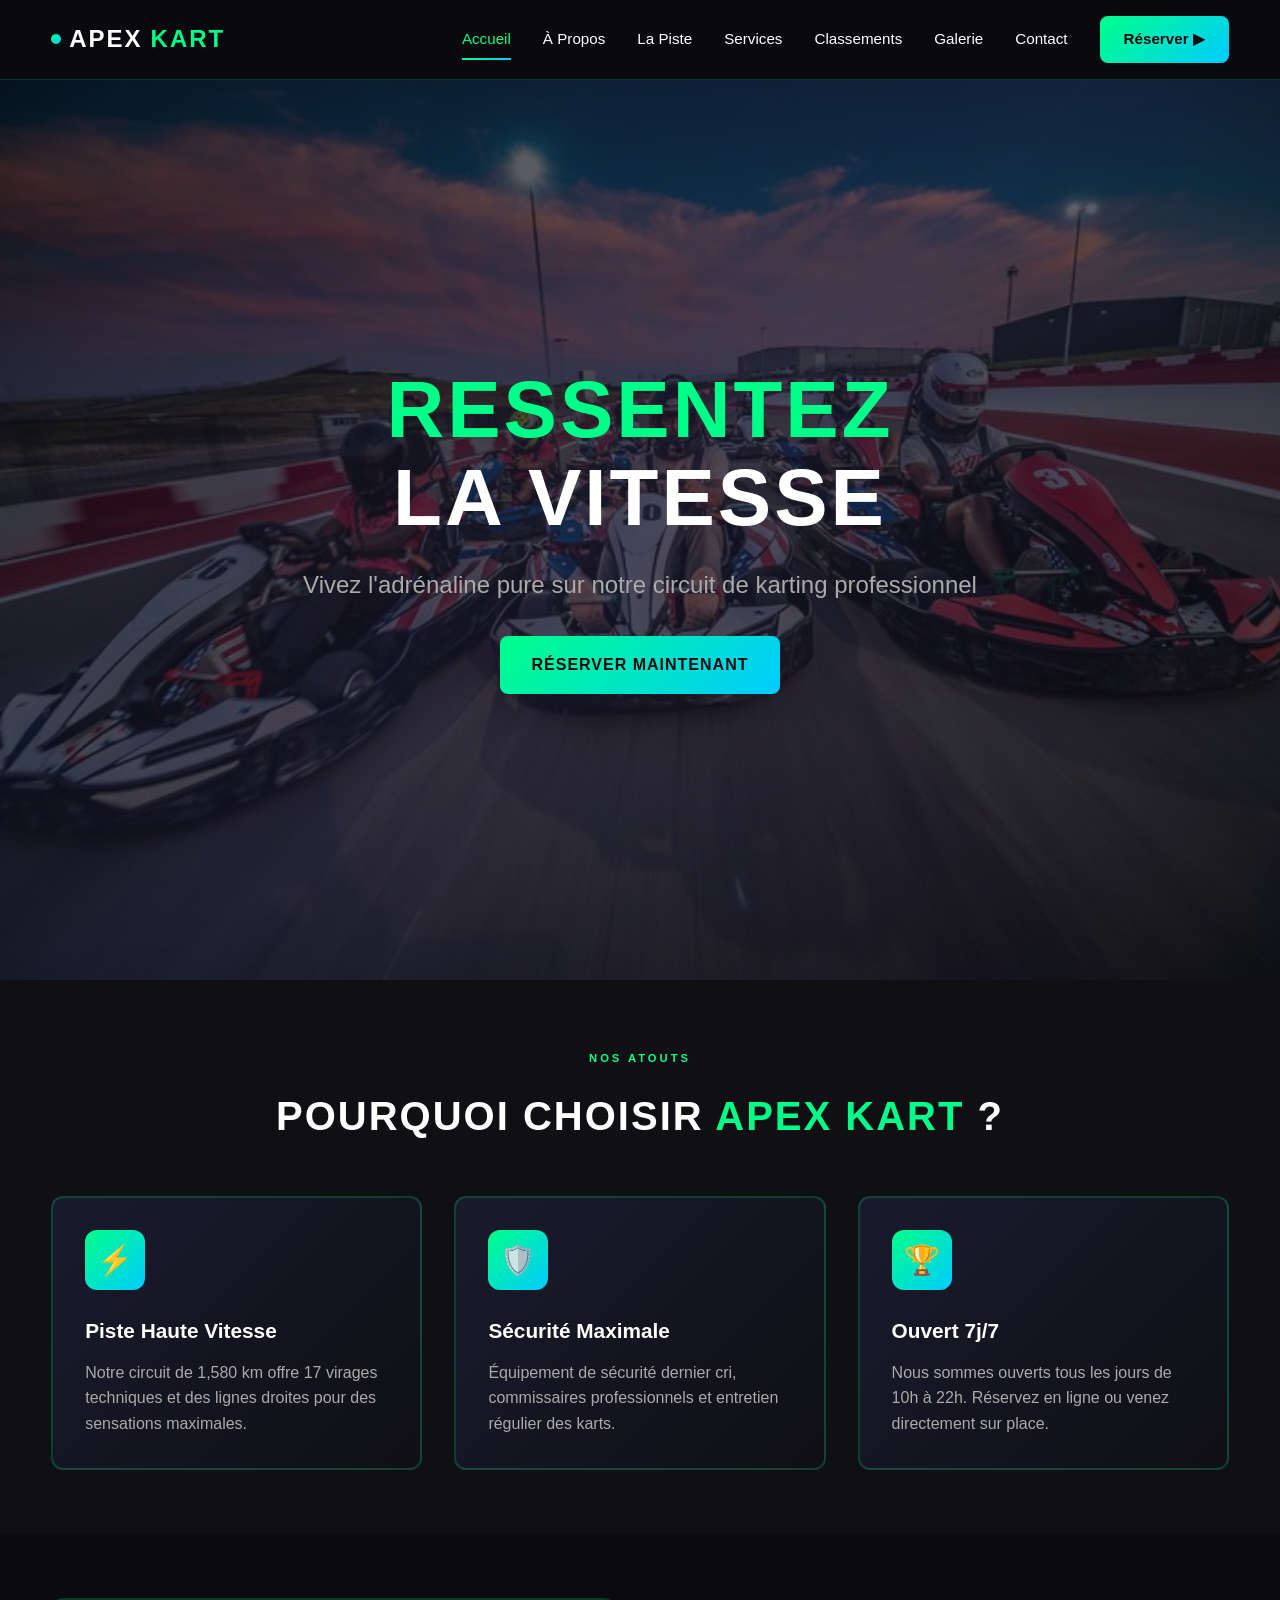
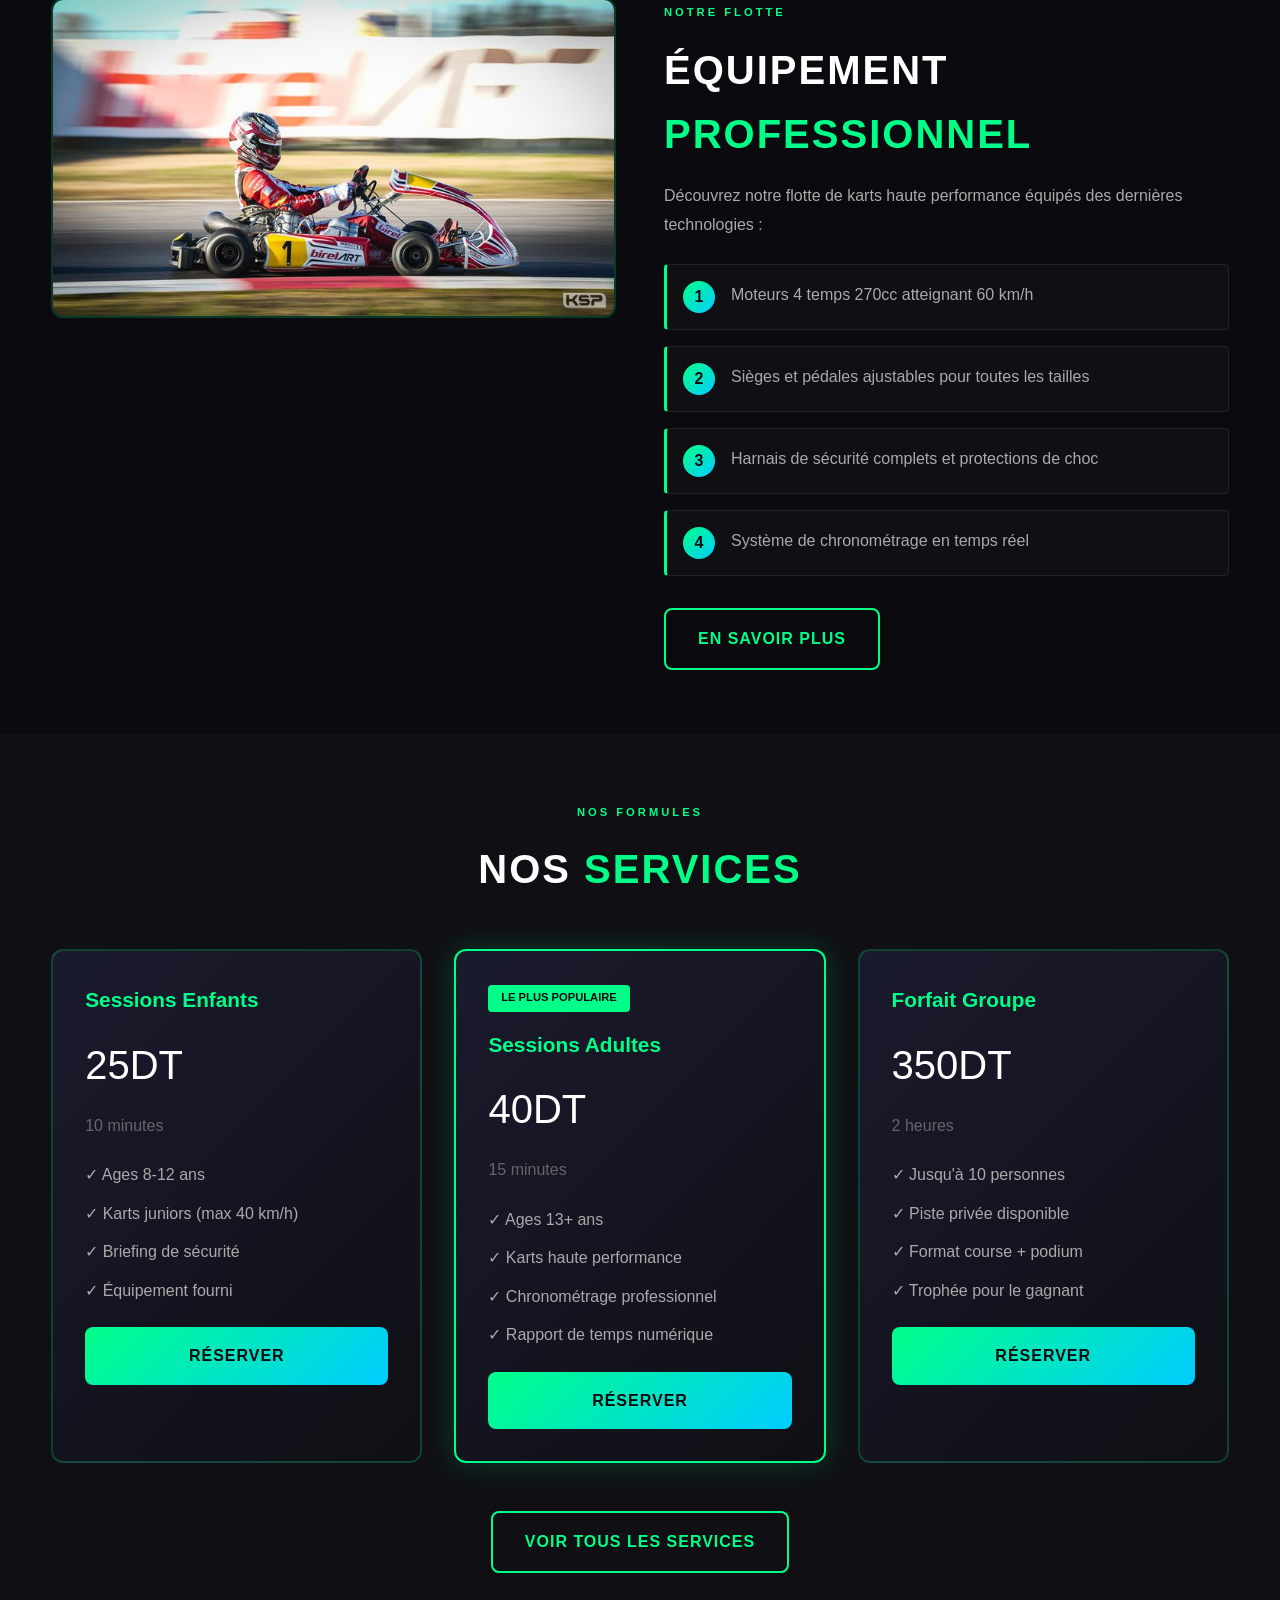
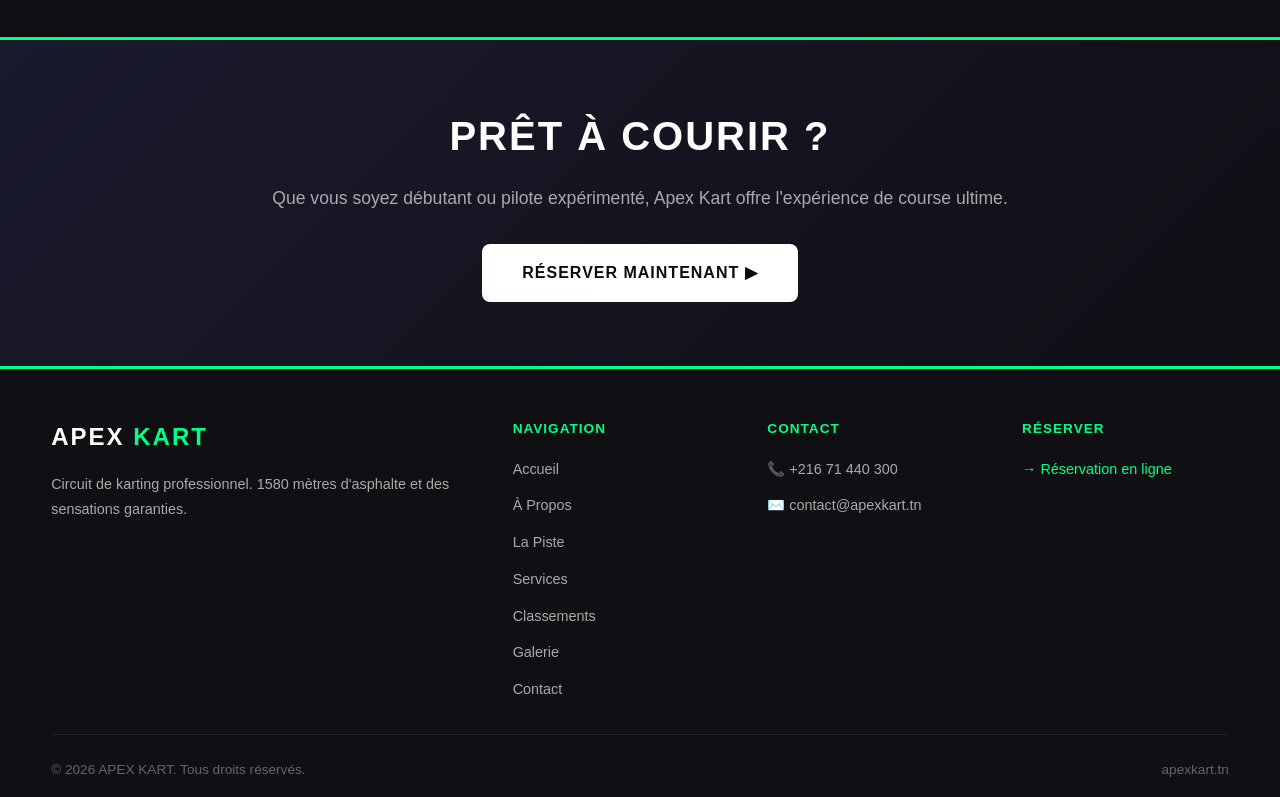
<file: index.html>
<!DOCTYPE html>
<html lang="fr">
<head>
  <meta charset="UTF-8">
  <meta name="viewport" content="width=device-width, initial-scale=1.0">
  <title>Apex Kart — Accueil</title>
  <link rel="stylesheet" href="style.css">
</head>
<body>

  <header>
    <a href="index.html" class="logo">
      <span class="logo-point"></span>
      APEX <span>KART</span>
    </a>
    <nav>
      <a href="index.html" class="actif">Accueil</a>
      <a href="apropos.php">À Propos</a>
      <a href="piste.html">La Piste</a>
      <a href="services.html">Services</a>
      <a href="classements.php">Classements</a>
      <a href="galerie.html">Galerie</a>
      <a href="contact.php">Contact</a>
      <a href="reserver.php" class="nav-cta">Réserver ▶</a>
      <!-- CTA (Call To Action) désigne des boutons ou des liens stratégiques incitant l'utilisateur à effectuer une action précise-->
    </nav>
  </header>

  <main>
    <div id="top"></div>

    <!--HERO-->
    <section class="hero">
      <img src="media/Karting en action.jpg" alt="Karting en action" class="hero-image">
      <div class="hero-contenu">
        <h1>
          <span>RESSENTEZ</span><br>LA VITESSE
        </h1>
        <p>Vivez l'adrénaline pure sur notre circuit de karting professionnel</p>
        <a href="reserver.php" class="btn">RÉSERVER MAINTENANT</a>
      </div>
    </section>

    <!--POURQUOI APEX KART-->
    <section class="section-fond-2">
      <div class="en-tete-section centre">
        <span class="label-section">Nos atouts</span>
        <h2 class="titre-section">POURQUOI CHOISIR <span class="rouge">APEX KART</span> ?</h2>
      </div>

      <div class="grille-3">
        <div class="carte">
          <div class="carte-icone">⚡</div>
          <h3>Piste Haute Vitesse</h3>
          <p style="color: var(--gris-clair);">
            Notre circuit de 1,580 km offre 17 virages techniques et des lignes droites
            pour des sensations maximales.
          </p>
        </div>

        <div class="carte">
          <div class="carte-icone">🛡️</div>
          <h3>Sécurité Maximale</h3>
          <p style="color: var(--gris-clair);">
            Équipement de sécurité dernier cri, commissaires professionnels et
            entretien régulier des karts.
          </p>
        </div>

        <div class="carte">
          <div class="carte-icone">🏆</div>
          <h3>Ouvert 7j/7</h3>
          <p style="color: var(--gris-clair);">
            Nous sommes ouverts tous les jours de 10h à 22h. Réservez en ligne
            ou venez directement sur place.
          </p>
        </div>
      </div>
    </section>

    <!--ÉQUIPEMENT PROFESSIONNEL-->
    <section>
      <div class="grille-2">
        <div>
          <img src="media/Kart professionnel.jpg"
               alt="Kart professionnel"
               style="border-radius: 12px; border: 2px solid rgba(0,255,136,0.2);">
        </div>
        <div>
          <span class="label-section">Notre flotte</span>
          <h2 class="titre-section">ÉQUIPEMENT <span class="rouge">PROFESSIONNEL</span></h2>
          <p style="color: var(--gris-clair); margin-bottom: 1.5rem; line-height: 1.8;">
            Découvrez notre flotte de karts haute performance équipés des dernières technologies :
          </p>
          <ul class="liste-regles">
            <li><span>Moteurs 4 temps 270cc atteignant 60 km/h</span></li>
            <li><span>Sièges et pédales ajustables pour toutes les tailles</span></li>
            <li><span>Harnais de sécurité complets et protections de choc</span></li>
            <li><span>Système de chronométrage en temps réel</span></li>
          </ul>
          <a href="apropos.php" class="btn btn-outline" style="margin-top: 2rem; display: inline-block;">En savoir plus</a>
        </div>
      </div>
    </section>

    <!--SERVICES-->
    <section class="section-fond-2">
      <div class="en-tete-section centre">
        <span class="label-section">Nos formules</span>
        <h2 class="titre-section">NOS <span class="rouge">SERVICES</span></h2>
      </div>

      <div class="grille-3">

        <div class="carte">
          <h3 style="color: var(--vert-neon);">Sessions Enfants</h3>
          <p style="font-family: Impact, sans-serif; font-size: 2.5rem; margin: 1rem 0;">25DT</p>
          <p style="color: var(--gris); margin-bottom: 1.5rem;">10 minutes</p>
          <ul style="display: flex; flex-direction: column; gap: 0.8rem; margin-bottom: 1.5rem;">
            <li style="color: var(--gris-clair);">✓ Ages 8-12 ans</li>
            <li style="color: var(--gris-clair);">✓ Karts juniors (max 40 km/h)</li>
            <li style="color: var(--gris-clair);">✓ Briefing de sécurité</li>
            <li style="color: var(--gris-clair);">✓ Équipement fourni</li>
          </ul>
          <a href="reserver.php" class="btn" style="width: 100%; text-align: center; display: block;">Réserver</a>
        </div>

        <div class="carte" style="border-color: var(--vert-neon); box-shadow: 0 0 30px rgba(0,255,136,0.2);">
          <div style="background: var(--vert-neon); color: var(--noir); padding: 0.3rem 0.8rem; border-radius: 4px; font-size: 0.7rem; font-weight: 700; display: inline-block; margin-bottom: 1rem;">LE PLUS POPULAIRE</div>
          <h3 style="color: var(--vert-neon);">Sessions Adultes</h3>
          <p style="font-family: Impact, sans-serif; font-size: 2.5rem; margin: 1rem 0;">40DT</p>
          <p style="color: var(--gris); margin-bottom: 1.5rem;">15 minutes</p>
          <ul style="display: flex; flex-direction: column; gap: 0.8rem; margin-bottom: 1.5rem;">
            <li style="color: var(--gris-clair);">✓ Ages 13+ ans</li>
            <li style="color: var(--gris-clair);">✓ Karts haute performance</li>
            <li style="color: var(--gris-clair);">✓ Chronométrage professionnel</li>
            <li style="color: var(--gris-clair);">✓ Rapport de temps numérique</li>
          </ul>
          <a href="reserver.php" class="btn" style="width: 100%; text-align: center; display: block;">Réserver</a>
        </div>

        <div class="carte">
          <h3 style="color: var(--vert-neon);">Forfait Groupe</h3>
          <p style="font-family: Impact, sans-serif; font-size: 2.5rem; margin: 1rem 0;">350DT</p>
          <p style="color: var(--gris); margin-bottom: 1.5rem;">2 heures</p>
          <ul style="display: flex; flex-direction: column; gap: 0.8rem; margin-bottom: 1.5rem;">
            <li style="color: var(--gris-clair);">✓ Jusqu'à 10 personnes</li>
            <li style="color: var(--gris-clair);">✓ Piste privée disponible</li>
            <li style="color: var(--gris-clair);">✓ Format course + podium</li>
            <li style="color: var(--gris-clair);">✓ Trophée pour le gagnant</li>
          </ul>
          <a href="reserver.php" class="btn" style="width: 100%; text-align: center; display: block;">Réserver</a>
        </div>

      </div>

      <div style="text-align: center; margin-top: 3rem;">
        <a href="services.html" class="btn btn-outline">Voir tous les services</a>
      </div>
    </section>

    <!--CTA-->
    <div class="bande-cta">
      <h2>PRÊT À COURIR ?</h2>
      <p>Que vous soyez débutant ou pilote expérimenté, Apex Kart offre l'expérience de course ultime.</p>
      <a href="reserver.php" class="btn-blanc">RÉSERVER MAINTENANT ▶</a>
    </div>
    <a href="#top" class="scroll-top">↑</a>

  </main>

  

  <footer>
    <div class="footer-grille">
      <div class="footer-col large">
        <span class="footer-logo">APEX <span>KART</span></span>
        <p class="footer-desc">Circuit de karting professionnel. 1580 mètres d'asphalte et des sensations garanties.</p>
      </div>
      <div class="footer-col">
        <span class="footer-col-titre">Navigation</span>
        <ul class="footer-liens">
          <li><a href="index.html">Accueil</a></li>
          <li><a href="apropos.php">À Propos</a></li>
          <li><a href="piste.html">La Piste</a></li>
          <li><a href="services.html">Services</a></li>
          <li><a href="classements.php">Classements</a></li>
          <li><a href="galerie.html">Galerie</a></li>
          <li><a href="contact.php">Contact</a></li>
        </ul>
      </div>
      <div class="footer-col">
        <span class="footer-col-titre">Contact</span>
        <ul class="footer-liens">
          <li><a href="tel:+21671440300">📞 +216 71 440 300</a></li>
          <li><a href="mailto:contact@apexkart.tn">✉️ contact@apexkart.tn</a></li>
        </ul>
      </div>
      <div class="footer-col">
        <span class="footer-col-titre">Réserver</span>
        <ul class="footer-liens">
          <li><a href="reserver.php" style="color: var(--vert-neon);">→ Réservation en ligne</a></li>
        </ul>
      </div>
    </div>
    <div class="footer-bas">
      <span>© 2026 APEX KART. Tous droits réservés.</span>
      <span>apexkart.tn</span>
    </div>
  </footer>
  <script src="script.js"></script>

</body>
</html>
</file>
<file: style.css>
:root {/*:root est l'élément racine du document (pratiquement <html>).
Les variables définies ici sont accessibles partout dans le CSS.*/
  --noir:       #0a0a0f;
  --noir-2:     #0f0f14;
  --noir-3:     #1a1a1f;
  --blanc:      #ffffff;
  --gris:       #666666;
  --gris-clair: #aaaaaa;
  --bord:       #222222;
  --vert-neon:  #00ff88;
  --cyan:       #00ccff;
  --rouge:      #e8001d;
  --jaune:      #f5c400;
}

* {
  margin: 0;
  padding: 0;
  box-sizing: border-box;
}

body {
  font-family: Arial, sans-serif;
  background-color: var(--noir);
  color: var(--blanc);
  line-height: 1.6;
  overflow-x: hidden;
}

img {
  max-width: 100%;
  display: block;
}

a {
  text-decoration: none;
  color: inherit;
  transition: color 0.3s, background 0.3s;
}

ul {
  list-style: none;
}

/*HEADER*/
header {
  position: sticky;
  top: 0;
  z-index: 1000;
  background: rgba(10, 10, 15, 0.95);
  border-bottom: 1px solid rgba(0, 255, 136, 0.2);
  padding: 1rem 4%;/*4 % Pourcentage de la largeur du conteneur => L’espacement gauche/droite varie donc en fonction de la taille de l’écran.*/
  display: flex;
  align-items: center;
  justify-content: space-between;/*Repousse les éléments vers les bords (logo à gauche, menu à droite).*/
}

.logo {
  font-family: Impact, sans-serif;
  font-size: 1.5rem;
  font-weight: 900;
  letter-spacing: 2px;
  display: flex;
  align-items: center;
  gap: 0.5rem;/*Ajoute de l'espace entre les éléments à l'intérieur*/
  cursor: pointer;
}

.logo-point {
  width: 10px;
  height: 10px;
  background: linear-gradient(135deg, var(--vert-neon), var(--cyan));
  border-radius: 50%;
  display: inline-block;
}

.logo span {
  color: var(--vert-neon);
}

nav {
  display: flex;
  gap: 2rem;
  align-items: center;
}

nav a {
  font-size: 0.95rem;
  position: relative;
  padding: 0.5rem 0;
  transition: color 0.3s;
  cursor: pointer;
}

nav a:hover {
  color: var(--vert-neon);
}

nav a.actif {
  color: var(--vert-neon);
}

nav a.actif::after {/*crée un élément fictif qui est inséré à l'intérieur de l'élément, à la fin*/
  content: '';
  position: absolute;
  bottom: 0;
  left: 0;
  width: 100%;/*pleine largeur du lien*/
  height: 2px;/*trait fin*/
  background: linear-gradient(90deg, var(--vert-neon), var(--cyan));
}/*un petit rectangle (2 px de haut) => un trait sous le lien*/

nav a::after {
  content: '';
  position: absolute;
  bottom: 0;
  left: 0;
  width: 0;
  height: 2px;
  background: linear-gradient(90deg, var(--vert-neon), var(--cyan));
  transition: width 0.3s ease;
}/*la ligne existe mais largeur = 0 → invisible.*/

nav a:hover::after {
  width: 100%;
}/*Quand on passe la souris: la ligne s’agrandit de 0 → 100% => effet de soulignement animé*/

.nav-cta {
  background: linear-gradient(135deg, var(--vert-neon), var(--cyan));
  color: var(--noir) !important;/*!important force la règle (même si d'autres styles existent)*/
  padding: 0.7rem 1.5rem !important;/*(haut/bas + gauche/droite) => rend le bouton plus grand*/
  border-radius: 8px;
  font-weight: 700;
  transition: transform 0.3s, box-shadow 0.3s;
}

.nav-cta:hover {
  transform: scale(1.05);
  box-shadow: 0 0 30px rgba(0, 255, 136, 0.5);
}

/*SECTIONS*/
section {
  padding: 4rem 4%;
}

.section-fond-2 {
  background: var(--noir-2);
  padding: 4rem 4%;
}

.page-header {
  background: linear-gradient(135deg, var(--noir) 0%, #1a1a2e 50%, var(--noir) 100%);
  padding: 6rem 4% 4rem;
  text-align: center;
  border-bottom: 1px solid var(--bord);
  position: relative;
  overflow: hidden;
}

.page-header-contenu {
  max-width: 900px;
  margin: 0 auto;
  position: relative;
  z-index: 1;
}

/*TYPOGRAPHIE*/
h1 {
  font-family: Impact, sans-serif;
  font-size: 4rem;
  font-weight: 900;
  letter-spacing: 3px;
  line-height: 1.1;
  margin-bottom: 1.5rem;
}

h1 span {
  color: var(--vert-neon);
}

h2 {
  font-family: Impact, sans-serif;
  font-size: 2.5rem;
  font-weight: 900;
  letter-spacing: 2px;
  margin-bottom: 1rem;
}

h3 {
  font-size: 1.3rem;
  font-weight: 700;
  margin-bottom: 0.8rem;
}

.titre-section {
  font-family: Impact, sans-serif;
  font-size: 2.5rem;
  font-weight: 900;
  letter-spacing: 2px;
  margin-bottom: 1rem;
  text-transform: uppercase;
}

.titre-section .rouge {
  color: var(--vert-neon);
}

.en-tete-section {
  margin-bottom: 3rem;
}

.en-tete-section.centre {
  text-align: center;
}

.label-section {
  display: inline-block;
  font-size: 0.7rem;
  font-weight: 700;
  letter-spacing: 3px;
  text-transform: uppercase;
  color: var(--vert-neon);
  margin-bottom: 1rem;
}

.sous-titre-section {
  color: var(--gris-clair);
  font-size: 1rem;
  max-width: 700px;
  line-height: 1.8;
  margin: 0 auto; /* this centers the block */
  text-align: center; /* text centering */
}

/*HERO SECTION*/
.hero {
  height: 100vh;/*100% de la hauteur de la fenêtre d'affichage (écran)*/
  display: flex;
  align-items: center;/*Centre le contenu verticalement*/
  justify-content: center;/*Centre le contenu horizentalement*/
  position: relative;
  overflow: hidden;
  background: linear-gradient(135deg, var(--noir) 0%, #1a1a2e 50%, var(--noir) 100%);
  /*0% => début du dégradé    50% => milieu     100% => fin*/
}

.hero-image {
  position: absolute;
  top: 0;
  left: 0;
  right: 0;
  bottom: 0;
  width: 100%;
  height: 100%;
  object-fit: cover;
  opacity: 0.3;
}

.hero-contenu {
  position: relative;
  z-index: 10;
  text-align: center;
  padding: 0 4%;
  max-width: 1200px;
}

.hero h1 {
  font-size: 5rem;
  margin-bottom: 1.5rem;
}

.hero p {
  font-size: 1.5rem;
  color: var(--gris-clair);
  margin-bottom: 2rem;
}

/*GRILLES*/
.grille-2 {
  display: grid;
  grid-template-columns: 1fr 1fr;/*1fr = une fraction de l’espace disponible*/
  gap: 3rem;
  align-items: start;
}

.grille-3 {
  display: grid;
  grid-template-columns: repeat(3, 1fr);/*repeat(3, 1fr) = répéter 3 fois 1fr =>Les 3 colonnes ont la même largeur*/
  gap: 2rem;
}

.grille-4 {
  display: grid;
  grid-template-columns: repeat(4, 1fr);
  gap: 1.5rem;
}

/*CARTES*/
.carte {
  background: linear-gradient(135deg, #1a1a2e, var(--noir-2));
  border: 2px solid rgba(0, 255, 136, 0.2);
  border-radius: 12px;
  padding: 2rem;
  transition: border-color 0.3s, transform 0.3s, box-shadow 0.3s;
  cursor: pointer;
}

.carte:hover {
  border-color: var(--vert-neon);
  transform: scale(1.05);
  box-shadow: 0 0 30px rgba(0, 255, 136, 0.3);
}

.carte-icone {
  width: 60px;
  height: 60px;
  background: linear-gradient(135deg, var(--vert-neon), var(--cyan));
  border-radius: 12px;
  display: flex;
  align-items: center;
  justify-content: center;
  margin-bottom: 1.5rem;
  font-size: 1.8rem;
}

/*BOUTONS*/
.btn {
  display: inline-block;
  padding: 1rem 2rem;
  background: linear-gradient(135deg, var(--vert-neon), var(--cyan));
  color: var(--noir);
  font-weight: 700;
  font-size: 1rem;
  border-radius: 8px;
  border: none;
  cursor: pointer;
  transition: transform 0.3s, box-shadow 0.3s;
  text-transform: uppercase;
  letter-spacing: 1px;
}

.btn:hover {
  transform: scale(1.05);
  box-shadow: 0 0 30px rgba(0, 255, 136, 0.5);
}

.btn-rouge {
  background: linear-gradient(135deg, var(--vert-neon), var(--cyan));
}

.btn-blanc {
  display: inline-block;
  padding: 1rem 2.5rem;
  background: var(--blanc);
  color: var(--noir);
  font-weight: 700;
  font-size: 1rem;
  border-radius: 8px;
  border: none;
  cursor: pointer;
  text-transform: uppercase;
  letter-spacing: 1px;
  transition: transform 0.3s, box-shadow 0.3s;
}

.btn-blanc:hover {
  transform: scale(1.05);
  box-shadow: 0 0 30px rgba(255, 255, 255, 0.4);
}

.btn-outline {
  background: transparent;
  border: 2px solid var(--vert-neon);
  color: var(--vert-neon);
}

.btn-outline:hover {
  background: var(--vert-neon);
  color: var(--noir);
}

/*TABLEAUX*/
table {
  width: 100%;
  border-collapse: collapse;
  background: var(--noir-2);
  border: 1px solid var(--bord);
}

thead {
  background: var(--noir-3);
  border-bottom: 2px solid var(--vert-neon);
}

th {
  padding: 1rem;
  text-align: left;
  font-weight: 700;
  font-size: 0.85rem;
  text-transform: uppercase;
  letter-spacing: 1px;
  color: var(--vert-neon);
}

td {
  padding: 1rem;
  border-bottom: 1px solid var(--bord);
  color: var(--gris-clair);
}

tr:hover {
  background: rgba(0, 255, 136, 0.05);
}

.chrono {
  font-family: monospace;
  font-size: 0.95rem;
  font-weight: 700;
  color: var(--blanc);
}

.chrono.record {
  color: var(--jaune);
}

/*BADGES*/
.badge-cat {
  display: inline-block;
  padding: 0.3rem 0.8rem;
  border-radius: 4px;
  font-size: 0.7rem;
  font-weight: 700;
  text-transform: uppercase;
  letter-spacing: 1px;
}

.badge-debutant {
  background: rgba(0, 200, 255, 0.2);
  color: #00c8ff;
}

.badge-junior {
  background: rgba(255, 200, 0, 0.2);
  color: #ffc800;
}

.badge-senior {
  background: rgba(0, 255, 136, 0.2);
  color: var(--vert-neon);
}

.badge-expert {
  background: rgba(232, 0, 29, 0.2);
  color: #ff3355;
}

/*FORMULAIRES*/
.formulaire-bloc {
  background: var(--noir-2);
  border: 1px solid var(--bord);
  padding: 2rem;
  border-radius: 8px;
}

.form-groupe {
  margin-bottom: 1.5rem;
}

.form-ligne {
  display: grid;
  grid-template-columns: 1fr 1fr;
  gap: 1.5rem;
  margin-bottom: 1.5rem;
}

label {
  display: block;
  margin-bottom: 0.5rem;
  font-size: 0.9rem;
  font-weight: 600;
  color: var(--vert-neon);
}

input[type="text"],
input[type="email"],
input[type="tel"],
input[type="date"],
input[type="number"],
select,
textarea {
  width: 100%;
  padding: 0.8rem 1rem;
  background: var(--noir);
  border: 2px solid rgba(0, 255, 136, 0.3);
  border-radius: 6px;
  color: var(--blanc);
  font-size: 1rem;
  transition: border-color 0.3s;
}

input:focus,
select:focus,
textarea:focus {
  outline: none;
  border-color: var(--vert-neon);
}

textarea {
  min-height: 150px;
  resize: vertical;
  font-family: inherit;
}

input[type="checkbox"],
input[type="radio"] {
  width: 18px;
  height: 18px;
  accent-color: var(--vert-neon);
  cursor: pointer;
}

.choix-item {
  display: flex;
  align-items: center;
  gap: 0.8rem;
  padding: 0.8rem;
  background: var(--noir);
  border: 2px solid rgba(0, 255, 136, 0.2);
  border-radius: 6px;
  cursor: pointer;
  transition: border-color 0.3s;
  font-weight: normal;
  color: var(--gris-clair);
}

.choix-item:hover {
  border-color: var(--vert-neon);
}

button[type="submit"] {
  width: 100%;
  padding: 1rem 2rem;
  background: linear-gradient(135deg, var(--vert-neon), var(--cyan));
  color: var(--noir);
  font-weight: 700;
  font-size: 1rem;
  border: none;
  border-radius: 8px;
  cursor: pointer;
  transition: transform 0.3s, box-shadow 0.3s;
  text-transform: uppercase;
  letter-spacing: 1px;
}

button[type="submit"]:hover {
  transform: scale(1.02);
  box-shadow: 0 0 30px rgba(0, 255, 136, 0.5);
}

/*MEDIA (AUDIO / VIDEO)*/
.media-bloc {
  background: var(--noir-2);
  border: 1px solid var(--bord);
  border-radius: 8px;
  overflow: hidden;
}

.media-titre {
  padding: 1rem;
  background: var(--noir-3);
  font-size: 0.85rem;
  color: var(--gris-clair);
  border-top: 1px solid var(--bord);
}

video,
audio {
  width: 100%;
  border-radius: 8px;
}

audio {
  height: 40px;
}

/*GALERIE FLOAT*/
.galerie-float {
  display: flex;
  flex-wrap: wrap;
  gap: 1rem;
}

.galerie-float img {
  flex: 1 1 calc(33.333% - 1rem);
  min-width: 250px;
  height: 250px;
  object-fit: cover;
  border-radius: 8px;
  border: 2px solid rgba(0, 255, 136, 0.2);
  transition: border-color 0.3s, transform 0.3s, box-shadow 0.3s;
  cursor: pointer;
}

.galerie-float img:hover {
  border-color: var(--vert-neon);
  transform: scale(1.05);
  box-shadow: 0 0 20px rgba(0, 255, 136, 0.3);
}

/*CLASSEMENTS — RANGS ET PILOTES*/
.rang {
  display: inline-flex;
  align-items: center;
  justify-content: center;
  width: 32px;
  height: 32px;
  border-radius: 50%;
  background: var(--noir-3);
  font-family: Impact, sans-serif;
  font-size: 1.1rem;
  font-weight: 900;
}

.rang.or {
  background: var(--jaune);
  color: var(--noir);
}

.rang.arg {
  background: #aaaaaa;
  color: var(--noir);
}

.rang.bro {
  background: #cd7f32;
  color: var(--noir);
}

.pilote-nom {
  font-weight: 700;
  color: var(--blanc);
}

/*PODIUM VISUEL*/
.podium-conteneur {
  display: flex;
  align-items: flex-end;
  justify-content: center;
  gap: 12px;
  padding: 0 4%;
  flex-wrap: wrap;
  position: relative;
}

.podium-conteneur::after {
  content: '';
  position: absolute;
  bottom: -10px;/*la line est au dessous du podium*/
  left: 0;
  width: 100%;
  height: 3px;
  background: linear-gradient(90deg, transparent, var(--vert-neon), transparent);
}

.podium-pilote {
  display: flex;
  flex-direction: column;
  align-items: center;
  width: 200px;
}

.podium-couronne {
  font-size: 1.8rem;
  margin-bottom: 6px;
}

.podium-avatar {
  width: 64px;
  height: 64px;
  border-radius: 50%;
  background: linear-gradient(135deg, #333333, #555555);
  border: 3px solid #aaaaaa;
  display: flex;
  align-items: center;
  justify-content: center;
  font-family: Impact, sans-serif;
  font-size: 1.8rem;
  font-weight: 900;
  color: var(--blanc);
  margin-bottom: 10px;
}

.podium-avatar-or {
  background: linear-gradient(135deg, #b8860b, var(--jaune));
  border-color: var(--jaune);
  box-shadow: 0 0 20px rgba(245, 196, 0, 0.5);
  color: var(--noir);
}

.podium-avatar-bro {
  background: linear-gradient(135deg, #8b5a2b, #cd7f32);
  border-color: #cd7f32;
  color: var(--noir);
}

.podium-pays {
  font-size: 1.3rem;
  margin-bottom: 4px;
}

.podium-nom {
  font-family: Impact, sans-serif;
  font-size: 1rem;
  font-weight: 900;
  letter-spacing: 1px;
  text-transform: uppercase;
  color: var(--blanc);
  margin-bottom: 4px;
  text-align: center;
}

.podium-nom-or {
  color: var(--jaune);
}

.podium-chrono {
  font-family: monospace;
  font-size: 0.8rem;
  color: var(--gris-clair);
  margin-bottom: 2px;
}

.podium-chrono-or {
  color: var(--jaune);
  font-weight: 700;
}

.podium-pts {
  font-size: 0.75rem;
  color: var(--gris);
  margin-bottom: 12px;
  font-family: monospace;
}

.podium-marche {
  width: 100%;
  display: flex;
  flex-direction: column;
  align-items: center;
  justify-content: center;
  border-radius: 6px 6px 0 0;
  padding-top: 16px;
  gap: 4px;
}

.podium-marche-1 {
  height: 170px;
  background: linear-gradient(180deg, rgba(245, 196, 0, 0.25) 0%, rgba(245, 196, 0, 0.08) 100%);
  border: 2px solid var(--jaune);
  border-bottom: none;
  box-shadow: 0 0 30px rgba(245, 196, 0, 0.2);
}

.podium-marche-2 {
  height: 130px;
  background: linear-gradient(180deg, rgba(170, 170, 170, 0.18) 0%, rgba(170, 170, 170, 0.05) 100%);
  border: 2px solid #aaaaaa;
  border-bottom: none;
  box-shadow: 0 0 20px rgba(170, 170, 170, 0.15);
}

.podium-marche-3 {
  height: 110px;
  background: linear-gradient(180deg, rgba(205, 127, 50, 0.18) 0%, rgba(205, 127, 50, 0.05) 100%);
  border: 2px solid #cd7f32;
  border-bottom: none;
  box-shadow: 0 0 20px rgba(205, 127, 50, 0.15);
}

.podium-medaille {
  font-size: 1.8rem;
}

.podium-rang-num {
  font-family: Impact, sans-serif;
  font-size: 2.8rem;
  font-weight: 900;
  line-height: 1;
  color: rgba(255, 255, 255, 0.15);
}

.podium-1er .podium-rang-num {
  color: rgba(245, 196, 0, 0.2);
}

/*STAT CELL*/
.stat-cell {
  transition: background 0.2s;
}

.stat-cell:hover {
  background: var(--noir-3) !important;
}

/*LISTE DE RÈGLES*/
.liste-regles {
  counter-reset: regles;/*Cela indique à CSS:"Commencez ici un compteur nommé regles à partir de 0."*/
  display: flex;
  flex-direction: column;
  gap: 1rem;
}

.liste-regles li {
  counter-increment: regles;/*Chaque <li> augmente ce compteur*/
  display: flex;
  gap: 1rem;
  align-items: flex-start;
  padding: 1rem;
  background: var(--noir-2);
  border: 1px solid var(--bord);
  border-left: 3px solid var(--vert-neon);
  border-radius: 4px;
}

.liste-regles li::before {
  content: counter(regles);/*Affiche le nombre*/
  flex-shrink: 0;
  width: 32px;
  height: 32px;
  background: linear-gradient(135deg, var(--vert-neon), var(--cyan));
  color: var(--noir);
  border-radius: 50%;
  display: flex;
  align-items: center;
  justify-content: center;
  font-weight: 900;
  font-size: 1rem;
}

.liste-regles span {
  color: var(--gris-clair);
  line-height: 1.7;
}

/*LIEN DISCRET*/
.lien-discret {
  color: var(--gris-clair);
  font-size: 0.85rem;
  transition: color 0.3s;
}

.lien-discret:hover {
  color: var(--vert-neon);
}

/*BANDE CTA*/
.bande-cta {
  background: linear-gradient(135deg, #1a1a2e 0%, var(--noir-2) 100%);
  border-top: 3px solid var(--vert-neon);
  border-bottom: 3px solid var(--vert-neon);
  padding: 4rem 4%;
  text-align: center;
  position: relative;
  overflow: hidden;
}

.bande-cta h2 {
  font-family: Impact, sans-serif;
  font-size: 2.5rem;
  letter-spacing: 2px;
  margin-bottom: 1rem;
}

.bande-cta p {
  color: var(--gris-clair);
  font-size: 1.1rem;
  margin-bottom: 2rem;
}

/*FOOTER*/
footer {
  background: var(--noir-2);
  border-top: 1px solid rgba(0, 255, 136, 0.1);
  padding: 3rem 4% 1rem;
}

.footer-grille {
  display: grid;
  grid-template-columns: 2fr 1fr 1fr 1fr;
  gap: 3rem;
  margin-bottom: 2rem;
}

.footer-logo {
  font-family: Impact, sans-serif;
  font-size: 1.5rem;
  font-weight: 900;
  letter-spacing: 2px;
  display: block;
  margin-bottom: 1rem;
}

.footer-logo span {
  color: var(--vert-neon);
}

.footer-desc {
  color: var(--gris-clair);
  font-size: 0.9rem;
  line-height: 1.7;
}

.footer-col-titre {
  display: block;
  font-weight: 700;
  font-size: 0.85rem;
  text-transform: uppercase;
  letter-spacing: 1px;
  color: var(--vert-neon);
  margin-bottom: 1rem;
}

.footer-liens {
  display: flex;
  flex-direction: column;
  gap: 0.7rem;
}

.footer-liens a {
  color: var(--gris-clair);
  font-size: 0.9rem;
  transition: color 0.3s, transform 0.3s;
  display: inline-block;
}

.footer-liens a:hover {
  color: var(--vert-neon);
  transform: translateX(5px);
}

.footer-bas {
  border-top: 1px solid var(--bord);
  padding-top: 1.5rem;
  display: flex;
  justify-content: space-between;
  align-items: center;
  font-size: 0.85rem;
  color: var(--gris);
}

/*GALERIE PAGE*/
.galerie-grid {
  columns: 3;
  column-gap: 1rem;
}

.galerie-item {
  break-inside: avoid;
  margin-bottom: 1rem;
  position: relative;
  overflow: hidden;
  border-radius: 8px;
  border: 2px solid rgba(0, 255, 136, 0.15);
  cursor: pointer;
  transition: border-color 0.3s, transform 0.3s, box-shadow 0.3s;
}

.galerie-item:hover {
  border-color: var(--vert-neon);
  transform: scale(1.02);
  box-shadow: 0 0 20px rgba(0, 255, 136, 0.3);
}

.galerie-item img {
  width: 100%;
  display: block;
  object-fit: cover;
  transition: transform 0.4s ease;
}

.galerie-item:hover img {
  transform: scale(1.06);
}

.galerie-item a {
  display: block;
  height: 100%;
}

.overlay {
  position: absolute;
  top: 0;
  left: 0;
  right: 0;
  bottom: 0;
  background: linear-gradient(to top, rgba(0, 0, 0, 0.7) 0%, transparent 60%);
  opacity: 0;
  transition: opacity 0.3s;
  display: flex;
  align-items: flex-end;
  padding: 1rem;
}

.galerie-item:hover .overlay {
  opacity: 1;
}

.overlay-label {
  font-size: 0.75rem;
  font-weight: 700;
  letter-spacing: 2px;
  text-transform: uppercase;
  color: var(--vert-neon);
}

/* Lightbox */
.lightbox {
  display: none;
  position: fixed;
  top: 0;
  left: 0;
  right: 0;
  bottom: 0;
  background: rgba(0, 0, 0, 0.92);
  z-index: 9999;
  align-items: center;
  justify-content: center;
}

.lightbox:target {
  display: flex;
}

.lightbox img {
  max-width: 88vw;
  max-height: 82vh;
  object-fit: contain;
  border: 2px solid rgba(0, 255, 136, 0.4);
  border-radius: 8px;
}

.lightbox-close {
  position: absolute;
  top: 1.5rem;
  right: 2rem;
  font-size: 2.5rem;
  color: var(--gris-clair);
  cursor: pointer;
  line-height: 1;
  transition: color 0.2s;
  text-decoration: none;
}

.lightbox-close:hover {
  color: var(--vert-neon);
}

.lightbox-caption {
  position: absolute;
  bottom: 2rem;
  left: 50%;
  transform: translateX(-50%);
  font-size: 0.85rem;
  color: var(--gris-clair);
  letter-spacing: 1px;
  text-transform: uppercase;
}

/* Filtres galerie (radio buttons cachés) */
.filter-radio {
  display: none;
}

.filter-bar {
  display: flex;
  flex-wrap: wrap;
  gap: 0.8rem;
  justify-content: center;
  margin-bottom: 3rem;
  align-items: center;
}

.filter-btn {
  padding: 0.5rem 1.4rem;
  background: transparent;
  border: 2px solid var(--bord);
  color: var(--gris-clair);
  border-radius: 6px;
  font-size: 0.85rem;
  font-weight: 700;
  letter-spacing: 1px;
  text-transform: uppercase;
  cursor: pointer;
  transition: border-color 0.3s, color 0.3s, background 0.3s;
  display: inline-block;
}

.filter-btn:hover {
  border-color: var(--vert-neon);
  color: var(--vert-neon);
  background: rgba(0, 255, 136, 0.08);
}
/*  A ~ B : sélectionner tous les éléments B qui viennent après A
Ils doivent avoir le même parent  &   B doit être après A dans le HTML (pas avant)*/
#f-all:checked       ~ .filter-bar label[for="f-all"],/*Quand #f-all est coché, alors on cible
le label[for="f-all"] qui se trouve dans .filter-bar situé après cet input*/
#f-circuit:checked   ~ .filter-bar label[for="f-circuit"],
#f-course:checked    ~ .filter-bar label[for="f-course"],
#f-karts:checked     ~ .filter-bar label[for="f-karts"],
#f-evenement:checked ~ .filter-bar label[for="f-evenement"],
#f-podium:checked    ~ .filter-bar label[for="f-podium"] {
  border-color: var(--vert-neon);
  color: var(--vert-neon);
  background: rgba(0, 255, 136, 0.08);
}
/*Lorsqu'une entrée (comme #f-circuit) est cochée, l'étiquette correspondante est sélectionnée
=> Modifie la couleur de la bordure,Modifie la couleur du texte,Ajoute un fond clair
=> Ceci indique visuellement quel filtre est actif*/

#f-circuit:checked   ~ .galerie-grid .galerie-item,/*cible tous les éléments .galerie-item à l’intérieur 
de .galerie-grid qui viennent après #f-circuit dans le HTML*/
#f-course:checked    ~ .galerie-grid .galerie-item,
#f-karts:checked     ~ .galerie-grid .galerie-item,
#f-evenement:checked ~ .galerie-grid .galerie-item,
#f-podium:checked    ~ .galerie-grid .galerie-item {
  display: none;
}
/*Lorsqu'un filtre spécifique est activé : Tous les éléments .galerie-item sont masqués*/

#f-circuit:checked   ~ .galerie-grid .galerie-item[data-category="circuit"],
#f-course:checked    ~ .galerie-grid .galerie-item[data-category="course"],
#f-karts:checked     ~ .galerie-grid .galerie-item[data-category="karts"],
#f-evenement:checked ~ .galerie-grid .galerie-item[data-category="evenement"],
#f-podium:checked    ~ .galerie-grid .galerie-item[data-category="podium"] {
  display: block;
}
/*Puis affiche uniquement les éléments correspondant à : data-category="circuit"
=> Seuls les éléments de la catégorie sélectionnée apparaissent, tout le reste reste masqué*/




/* Scroll up button */
.scroll-top {
    position: fixed;
    bottom: 20px;
    right: 20px;  

    width: 50px;
    height: 50px;

    display: flex;
    justify-content: center;
    align-items: center;

    font-size: 24px;

    color: black;
    background-color: white;
    border: 2px solid black;

    border-radius: 50%;
    z-index: 1000;
    transition: all 0.3s ease;
}

.scroll-top:hover {
  border-color: var(--vert-neon);
  transform: scale(1.05);
  box-shadow: 0 0 20px rgba(0, 255, 136, 0.3);
}



/*MEDIA*/
@media (max-width: 1024px) {/*Tablettes (souvent autour de 768px–1024px), ordinateurs portables plus petits, grands téléphones (en mode paysage)*/
  .grille-2 {
    grid-template-columns: 1fr;
  }

  .grille-3 {
    grid-template-columns: repeat(2, 1fr);
  }

  .footer-grille {
    grid-template-columns: 1fr 1fr;
  }

  nav {
    gap: 1rem;
  }

  h1 {
    font-size: 3rem;
  }

  .hero h1 {
    font-size: 3.5rem;
  }

  .galerie-grid {
    columns: 2;
  }
}

@media (max-width: 768px) {/*écrans plus petits*/
  nav {
    display: none;
  }

  .grille-3,
  .grille-4 {
    grid-template-columns: 1fr;
  }

  .footer-grille {
    grid-template-columns: 1fr;
  }

  h1 {
    font-size: 2.5rem;
  }

  .hero h1 {
    font-size: 2.5rem;
  }

  .hero p {
    font-size: 1.2rem;
  }

  .form-ligne {
    grid-template-columns: 1fr;
  }

  .galerie-float img {
    flex: 1 1 100%;
  }

  .galerie-grid {
    columns: 1;
  }
}
</file>
